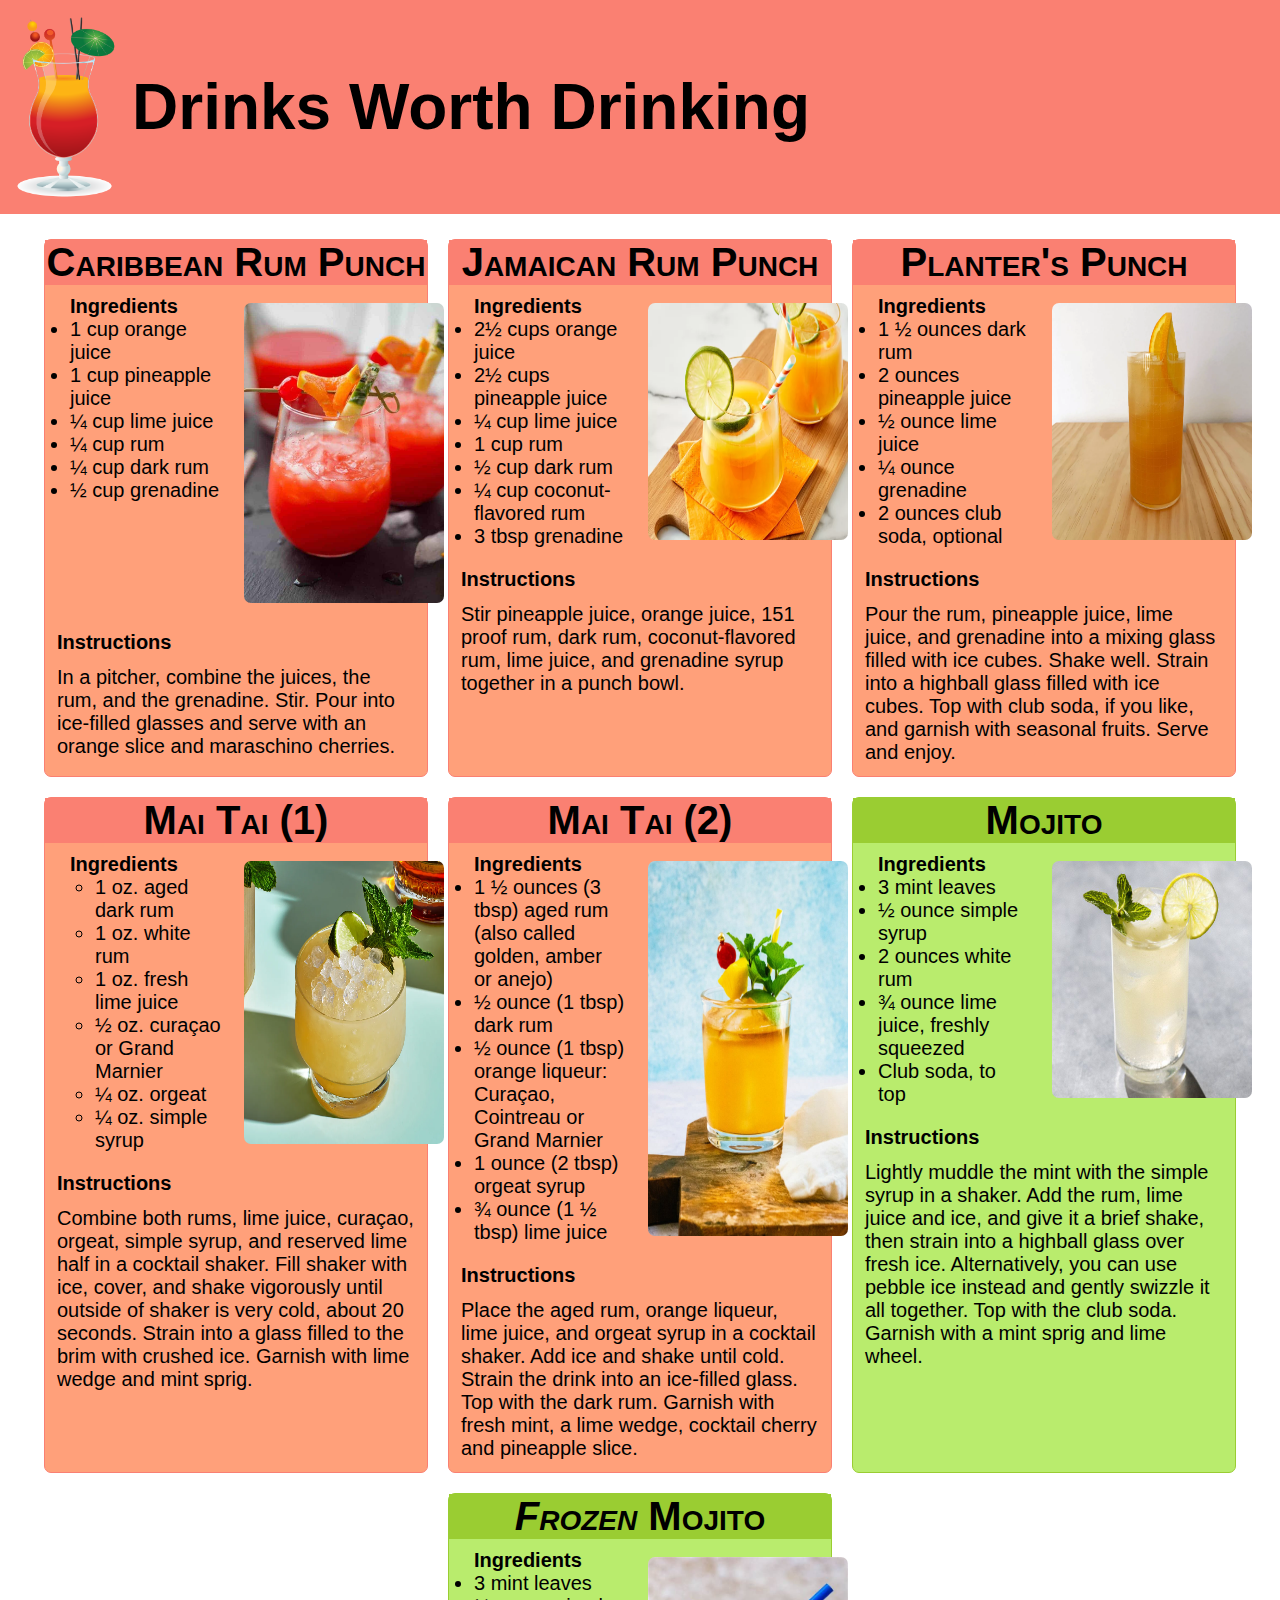
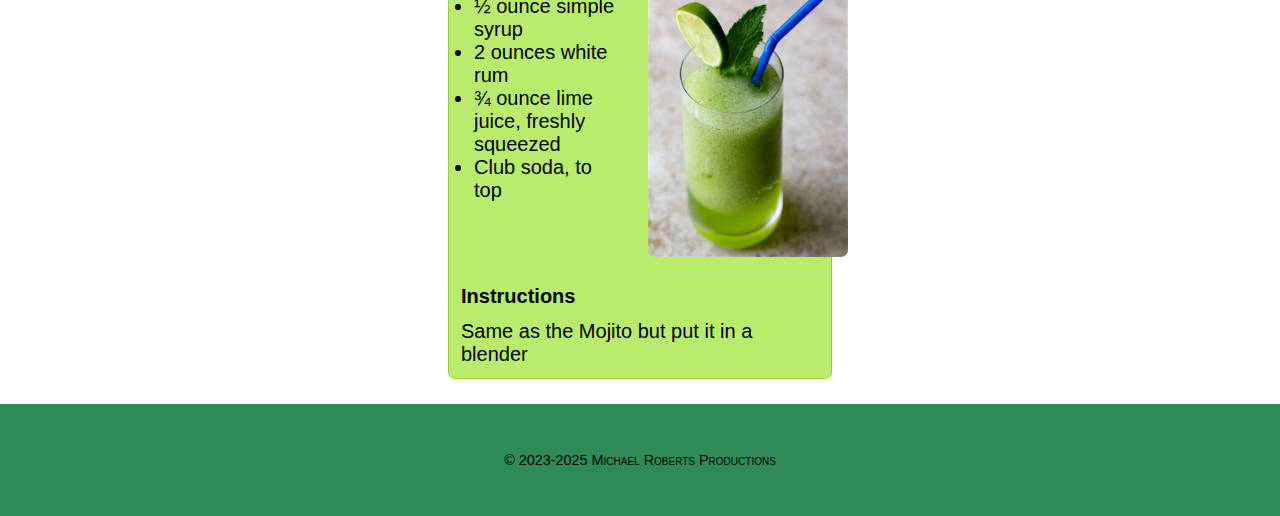
<file: index.html>
<!DOCTYPE html>
<html lang="en">
<head>
    <meta charset="UTF-8">
    <meta http-equiv="X-UA-Compatible" content="IE=edge">
    <meta name="viewport" content="width=device-width, initial-scale=1.0">
    <link rel="shortcut icon" href="images/alcoholic-cocktail-icon-649597.png" type="image/x-icon">
    <link rel="stylesheet" href="styles/main.css">
    <title>Drinks Worth Drinking</title>
</head>
<body>
    <header>
        <img src="images/logo.png" alt="">
        <h2>Drinks Worth Drinking</h2>
    </header>
    <main>
        <article>
            <div>
                <h3 class="title">Caribbean Rum Punch</h3>
                <div class="drinkdeets">
                    <ul>
                        <h4 class="ingredients">Ingredients</h4>
                        <li>1 cup orange juice</li>
                        <li>1 cup pineapple juice</li>
                        <li>¼ cup lime juice</li>
                        <li>¼ cup rum</li>
                        <li>¼ cup dark rum</li>
                        <li>½ cup grenadine</li>
                    </ul>
                    <div class="drink-image"><img src="images/Carribean-Rum-Punch-Recipe-2-735x1103.jpg" alt="Carribean Rum Punch"></div>
                </div>
                <h4 class="instructions">Instructions</h4>
                <p class="instructions">
                    In a pitcher, combine the juices, the rum, and the grenadine. Stir. Pour into ice-filled glasses and serve with an orange slice and maraschino cherries.
                </p>
            </div>
        </article>

        <article>
            <div>
                <h3 class="title">Jamaican Rum Punch</h3>
                <div class="drinkdeets">
                    <ul>
                        <h4 class="ingredients">Ingredients</h4>
                        <li>2½ cups orange juice</li>
                        <li>2½ cups pineapple juice</li>
                        <li>¼ cup lime juice</li>
                        <li>1 cup rum</li>
                        <li>½ cup dark rum</li>
                        <li>¼ cup coconut-flavored rum</li>
                        <li>3 tbsp grenadine</li>
                        </ul>
                    <div class="drink-image"><img src="images/236879-JamaicanRumPunch-mfs-3x2-062-d33dc1b8565d4022ac32946629eb0bf5.jpg" alt="Jamaican Rum Punch"></div>
                </div>
                <h4 class="instructions">Instructions</h4>
                <p class="instructions">
                    Stir pineapple juice, orange juice, 151 proof rum, dark rum, coconut-flavored rum, lime juice, and grenadine syrup together in a punch bowl.
                </p>
            </div>
        </article>

        <article>
            <div>
                <h3 class="title">Planter&apos;s Punch</h3>
                <div class="drinkdeets">
                    <ul>
                        <h4 class="ingredients">Ingredients</h4>
                        <li>1 ½ ounces dark rum </li>
                        <li>2 ounces pineapple juice </li>
                        <li>½ ounce lime juice </li>
                        <li>¼ ounce grenadine </li>
                        <li>2 ounces club soda, optional</li>
                    </ul>
                    <div class="drink-image"><img src="images/planterspunch-0dc84a1d6e854a64a936ad46bb87f1d8.jpg" alt="Planter Punch"></div>
                </div>
                <h4 class="instructions">Instructions</h4>
                <p class="instructions">
                    Pour the rum, pineapple juice, lime juice, and grenadine into a mixing glass filled with ice cubes. Shake well. Strain into a highball glass filled with ice cubes. Top with club soda, if you like, and garnish with seasonal fruits. Serve and enjoy. 
                </p>
            </div>
        </article>
        <article>
            <div>
                <h3 class="title">Mai Tai (1)</h3>
                <div class="drinkdeets">
                    <ul>
                        <h4 class="ingredients">Ingredients</h4>
                        <ul>
                            <li>1 oz. aged dark rum</li>
                            <li>1 oz. white rum</li>
                            <li>1 oz. fresh lime juice</li>
                            <li>½ oz. curaçao or Grand Marnier</li>
                            <li>¼ oz. orgeat</li>
                            <li>¼ oz. simple syrup</li>
                        </ul>
                    </ul>
                    <div class="drink-image"><img src="images/Mai-Tai-Cocktail-1.jpg" alt="Carribean Rum Punch"></div>
                </div>
                <h4 class="instructions">Instructions</h4>
                <p class="instructions">
                    Combine both rums, lime juice, curaçao, orgeat, simple syrup, and reserved lime half in a cocktail shaker. Fill shaker with ice, cover, and shake vigorously until outside of shaker is very cold, about 20 seconds. Strain into a glass filled to the brim with crushed ice. Garnish with lime wedge and mint sprig.
                </p>
            </div>
        </article>
        <article>
            <div>
                <h3 class="title">Mai Tai (2)</h3>
                <div class="drinkdeets">
                    <ul>
                        <h4 class="ingredients">Ingredients</h4>
                        <li>1 ½ ounces (3 tbsp) aged rum (also called golden, amber or anejo)</li>
                        <li>½ ounce (1 tbsp) dark rum</li>
                        <li>½ ounce (1 tbsp) orange liqueur: Curaçao, Cointreau or Grand Marnier</li>
                        <li>1 ounce (2 tbsp) orgeat syrup</li>
                        <li>¾ ounce (1 ½ tbsp) lime juice</li>
                    </ul>
                    <div class="drink-image"><img src="images/Mai-Tai-Cocktail-2.jpg" alt="Carribean Rum Punch"></div>
                </div>
                <h4 class="instructions">Instructions</h4>
                <p class="instructions">
                    Place the aged rum, orange liqueur, lime juice, and orgeat syrup in a cocktail shaker. Add ice and shake until cold. Strain the drink into an ice-filled glass. Top with the dark rum. Garnish with fresh mint, a lime wedge, cocktail cherry and pineapple slice.
                </p>
            </div>
        </article>
        <article class="article-green">
            <div>
                <h3 class="title">Mojito</h3>
                <div class="drinkdeets">
                    <ul>
                        <h4 class="ingredients">Ingredients</h4>
                        <li>3 mint leaves</li>
                        <li>½ ounce simple syrup</li>
                        <li>2 ounces white rum</li>
                        <li>¾ ounce lime juice, freshly squeezed</li>
                        <li>Club soda, to top</li>
                    </ul>
                    <div class="drink-image"><img src="images/mojito-720x720-primary-6a57f80e200c412e9a77a1687f312ff7.jpg" alt="Mojito"></div>
                </div>
                <h4 class="instructions">Instructions</h4>
                <p class="instructions">
                    Lightly muddle the mint with the simple syrup in a shaker. Add the rum, lime juice and ice, and give it a brief shake, then strain into a highball glass over fresh ice. Alternatively, you can use pebble ice instead and gently swizzle it all together. Top with the club soda. Garnish with a mint sprig and lime wheel. 
                </p>
            </div>
        </article>
        <article class="article-green">
            <div>
                <h3 class="title"><i>Frozen</i> Mojito</h3>
                <div class="drinkdeets">
                    <ul>
                        <h4 class="ingredients">Ingredients</h4>
                        <li>3 mint leaves</li>
                        <li>½ ounce simple syrup</li>
                        <li>2 ounces white rum</li>
                        <li>¾ ounce lime juice, freshly squeezed</li>
                        <li>Club soda, to top</li>
                    </ul>
                    <div class="drink-image"><img src="images/mojito-frozen.jpg" alt="Mojito"></div>
                </div>
                <h4 class="instructions">Instructions</h4>
                <p class="instructions">
                    Same as the Mojito but put it in a blender 
                </p>
            </div>
        </article>

    </main>
    <footer>
        <p>&copy; 2023-2025 Michael Roberts Productions</p>
    </footer>
</body>
</html>
</file>
<file: styles/main.css>
* {
    box-sizing: border-box;
    margin: 0;
    padding: 0;
}
body {
    font-family: 'Segoe UI', Tahoma, Geneva, Verdana, sans-serif;
    font-size: 1.25rem;
}
header {
    background-color: salmon;
    display: flex;
    align-items: center;
    margin-bottom: 25px;
}
header img {
    max-width: 100px;
    margin: 1rem;
}
header h2 {
    font-size: 4rem;
}
main {
    display: flex;
    flex-wrap: wrap;
    justify-content: center;
    gap: 20px;
    /* grid-template-columns: auto; */
}
article {
    border: 1px solid salmon;
    background-color: lightsalmon;
    border-radius: 7px;
    max-width: 30%;
    display: flex;
    gap: 25px;
}
h3 {
    background-color: salmon;
    font-size: 2.5rem;
    margin-bottom: 10px;
    text-align: center;
    font-variant: small-caps;
}
.article-green {
    border: 1px solid yellowgreen;
    background-color: rgb(185, 236, 109);
}
.article-green h3 {
    background-color: yellowgreen;

}
article div div {
    display: flex;
    gap: 15px;
}
.drinkdeets {
    display: flex;
    flex-direction: row;
}
.drink-image {
    width: 50%;
}
.drink-image img {
    max-width: 200px;
    border-radius: 7px;
    display: block;
    margin: .5rem;
}
h4.instructions {
    margin: 20px .75rem 0;
}
p.instructions {
    margin: .75rem;
}
ul {
    padding-left: 25px;
}
footer {
    background-color: seagreen;
    padding: 3rem 0;
    margin-top: 25px;
}
footer p {
    text-align: center;
    font-size: .9rem;
    font-variant: small-caps;
}

@media (max-width: 600px) {
    body {
        font-size: 1rem;
    }
    header h2 {
        font-size: 3rem;
    }
    article {
        max-width: 100%;
        border-radius: 0;
    }
    h3 {
        font-size: 2rem;
    }
    .drinkdeets {
        display: flex;
        flex-direction: column;
    }
    .drink-image {
        width: 100%;
    }
    .drink-image img {
        max-width: 100%;
        border-radius: 0;
        display: block;
        margin: 0;
    }
    .ingredients {
        width: 100%;
    }    
}
</file>
